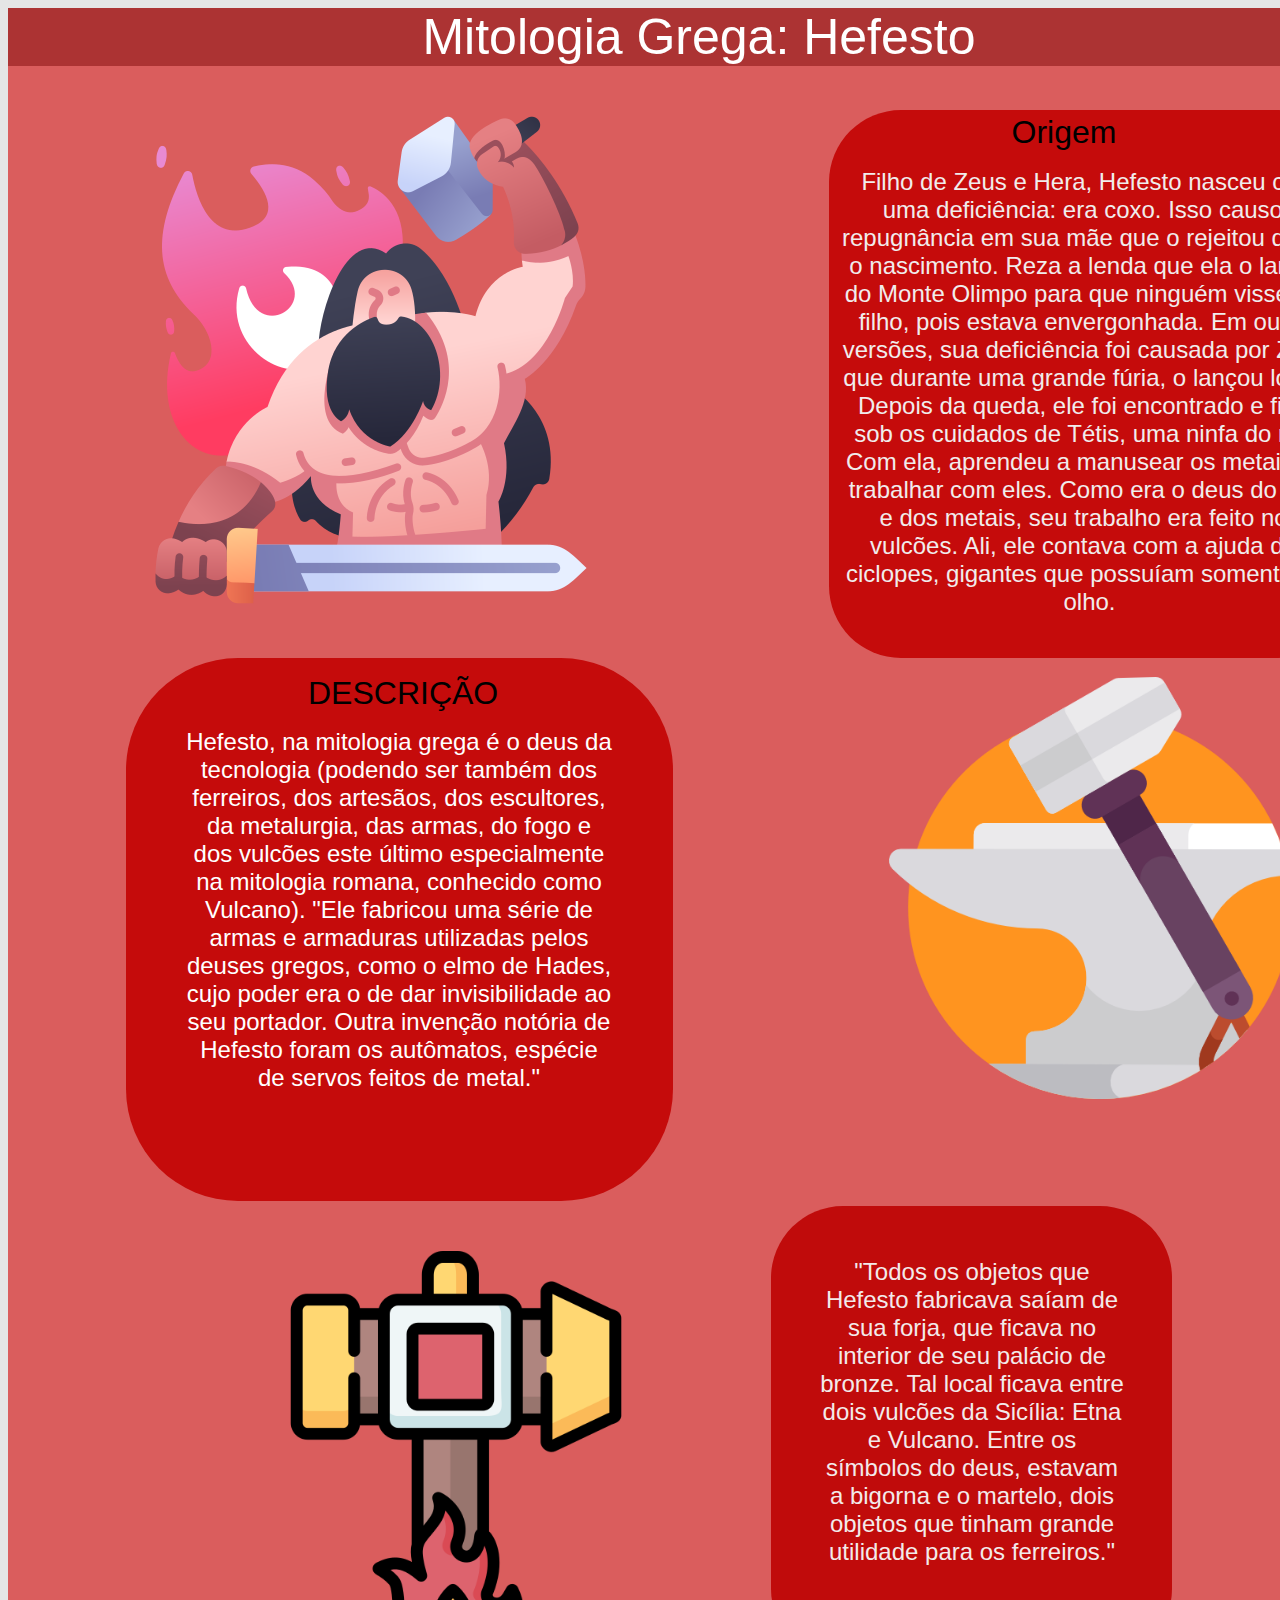
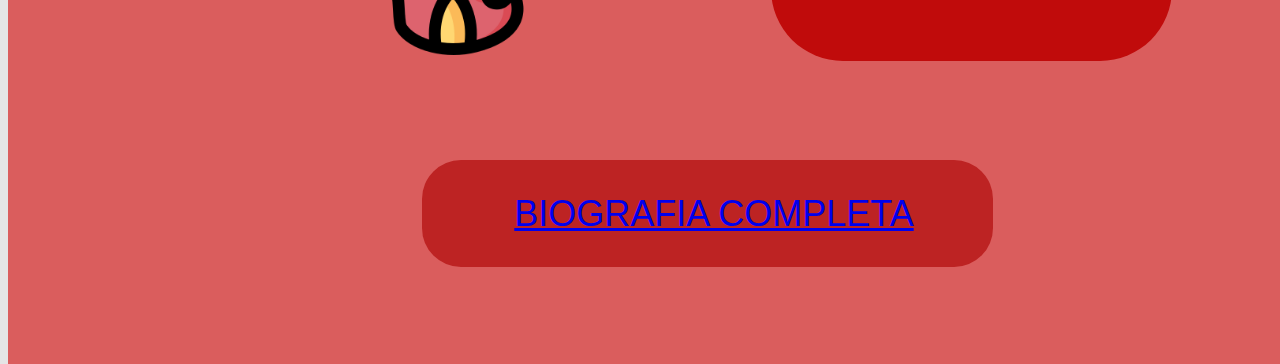
<file: index.html>
<!DOCTYPE html>
<html lang="en">
<head>
  <meta charset="UTF-8">
  <meta name="viewport" content="width=device-width, initial-scale=1.0">
  <title>Document</title>
</head>
<body>
  <link rel="stylesheet" href="estilo.css">
  <style>
    body {
      background: #E5E5E5;
    }
  </style>

</head>

<body>
  <div class=A>
    <div class="B"></div><span class="C">DETALHES
    </span>
    <div class="D"></div>
    <div class="E"></div>
    <div class="F"></div><span class="G">Mitologia Grega: Hefesto</span>
      <div class="I"></div><span class="I2">Filho de Zeus e Hera, Hefesto nasceu com uma deficiência: era coxo.
        Isso causou repugnância em sua mãe que o rejeitou desde o nascimento. Reza a lenda que ela o lançou do Monte Olimpo
        para que ninguém visse seu filho, pois estava envergonhada. Em outras versões, sua deficiência foi causada por Zeus,
        que durante uma grande fúria, o lançou longe. Depois da queda, ele foi encontrado e ficou sob os cuidados de Tétis,
        uma ninfa do mar. Com ela, aprendeu a manusear os metais e a trabalhar com eles. Como era o deus do fogo e dos
        metais, seu trabalho era feito nos vulcões. Ali, ele contava com a ajuda dos ciclopes, gigantes que possuíam somente
        um olho.</span>
    <div class="J"></div><span class="K">Hefesto, na mitologia grega é o deus da tecnologia (podendo ser
      também dos ferreiros, dos artesãos, dos escultores, da metalurgia, das armas, do fogo e dos vulcões este último
      especialmente na mitologia romana, conhecido como
      Vulcano).
      "Ele fabricou uma série de armas e armaduras utilizadas pelos deuses gregos, como o elmo de Hades, cujo poder era
      o de dar invisibilidade ao seu portador. Outra invenção notória de Hefesto foram os autômatos, espécie de servos
      feitos de metal."</span>
    <div class="L"></div>
    <div class="M"></div><span class="N">"Todos os objetos que Hefesto fabricava saíam de sua forja, que
      ficava no interior de seu palácio de bronze. Tal local ficava entre dois vulcões da Sicília: Etna e Vulcano. Entre
      os símbolos do deus, estavam a bigorna e o martelo, dois objetos que tinham grande utilidade para os
      ferreiros."</span><span class="T">Origem</span><span class="U">DESCRIÇÃO</span>
    <div class="V"></div><span class="W"><a href="Segunda pagina/fi.html">BIOGRAFIA COMPLETA</a>
    </span>
  </div>
</body>

</html>
</body>
</html>
</file>
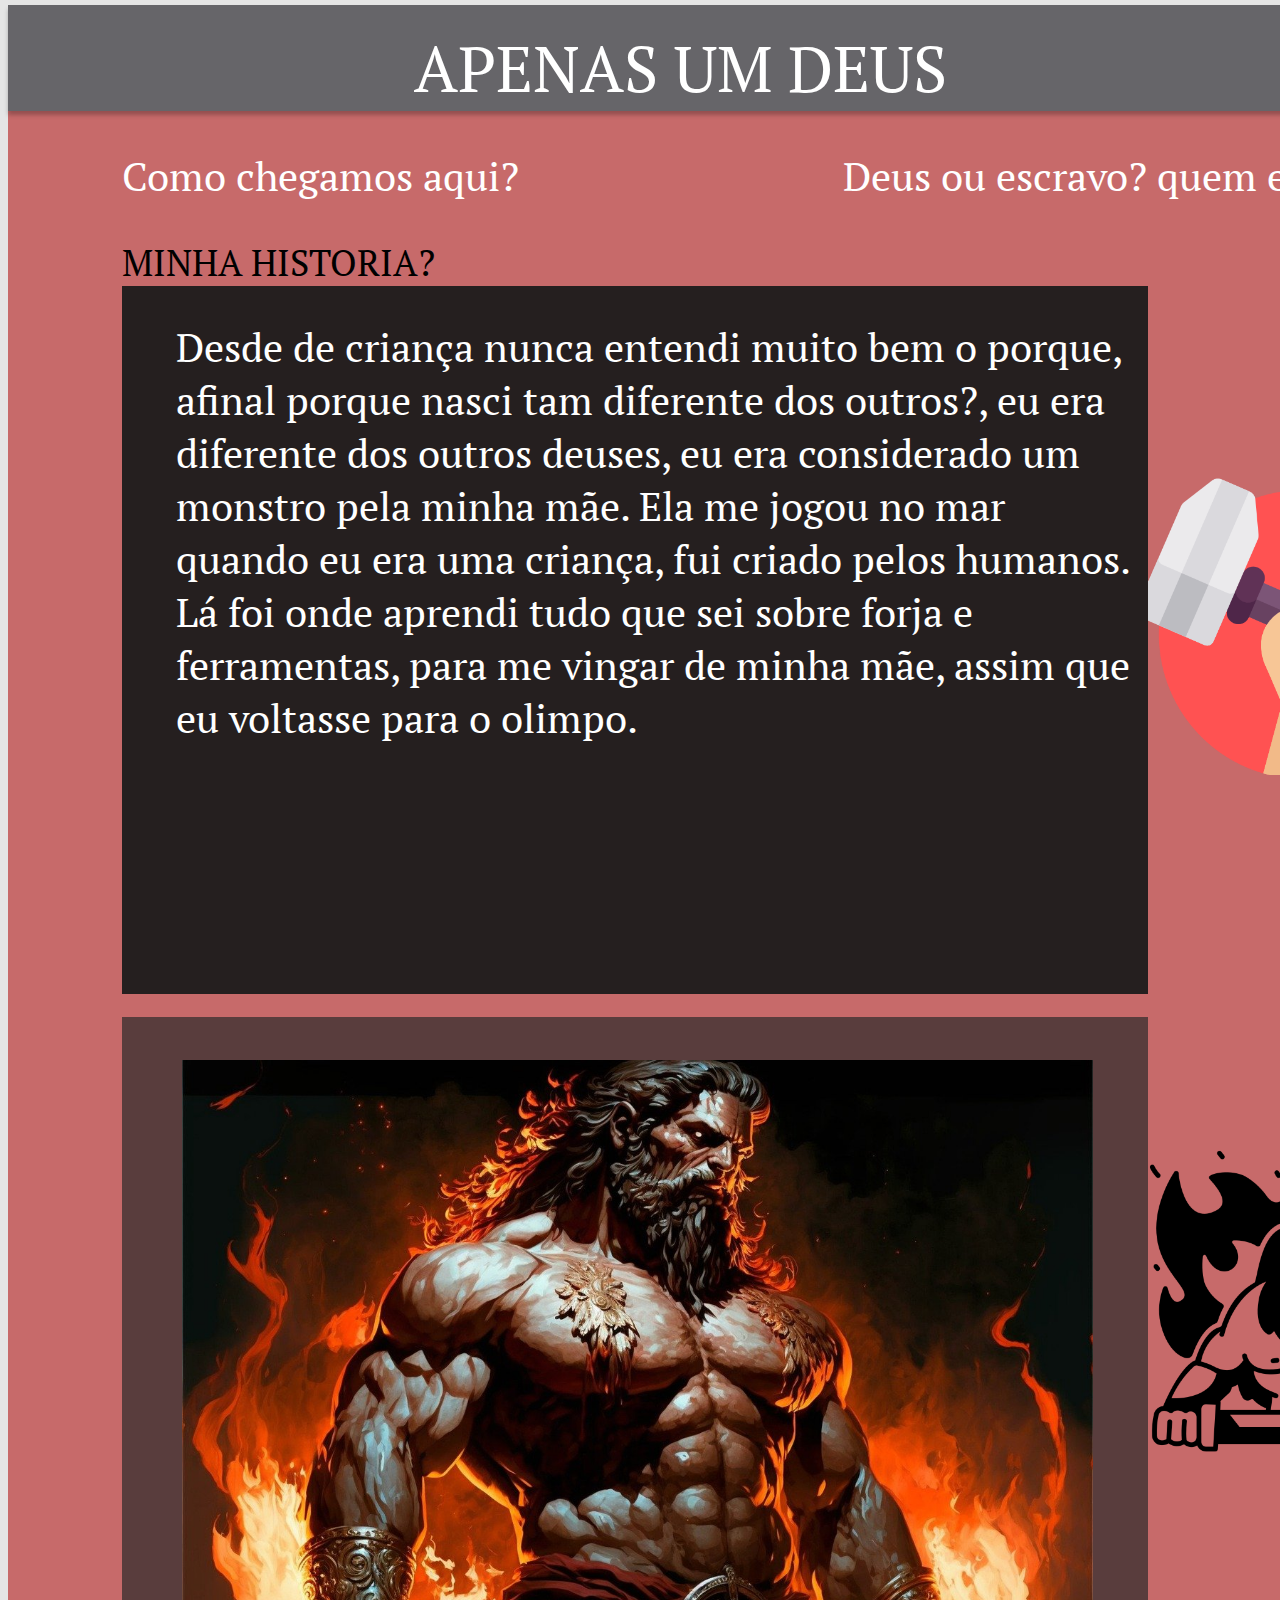
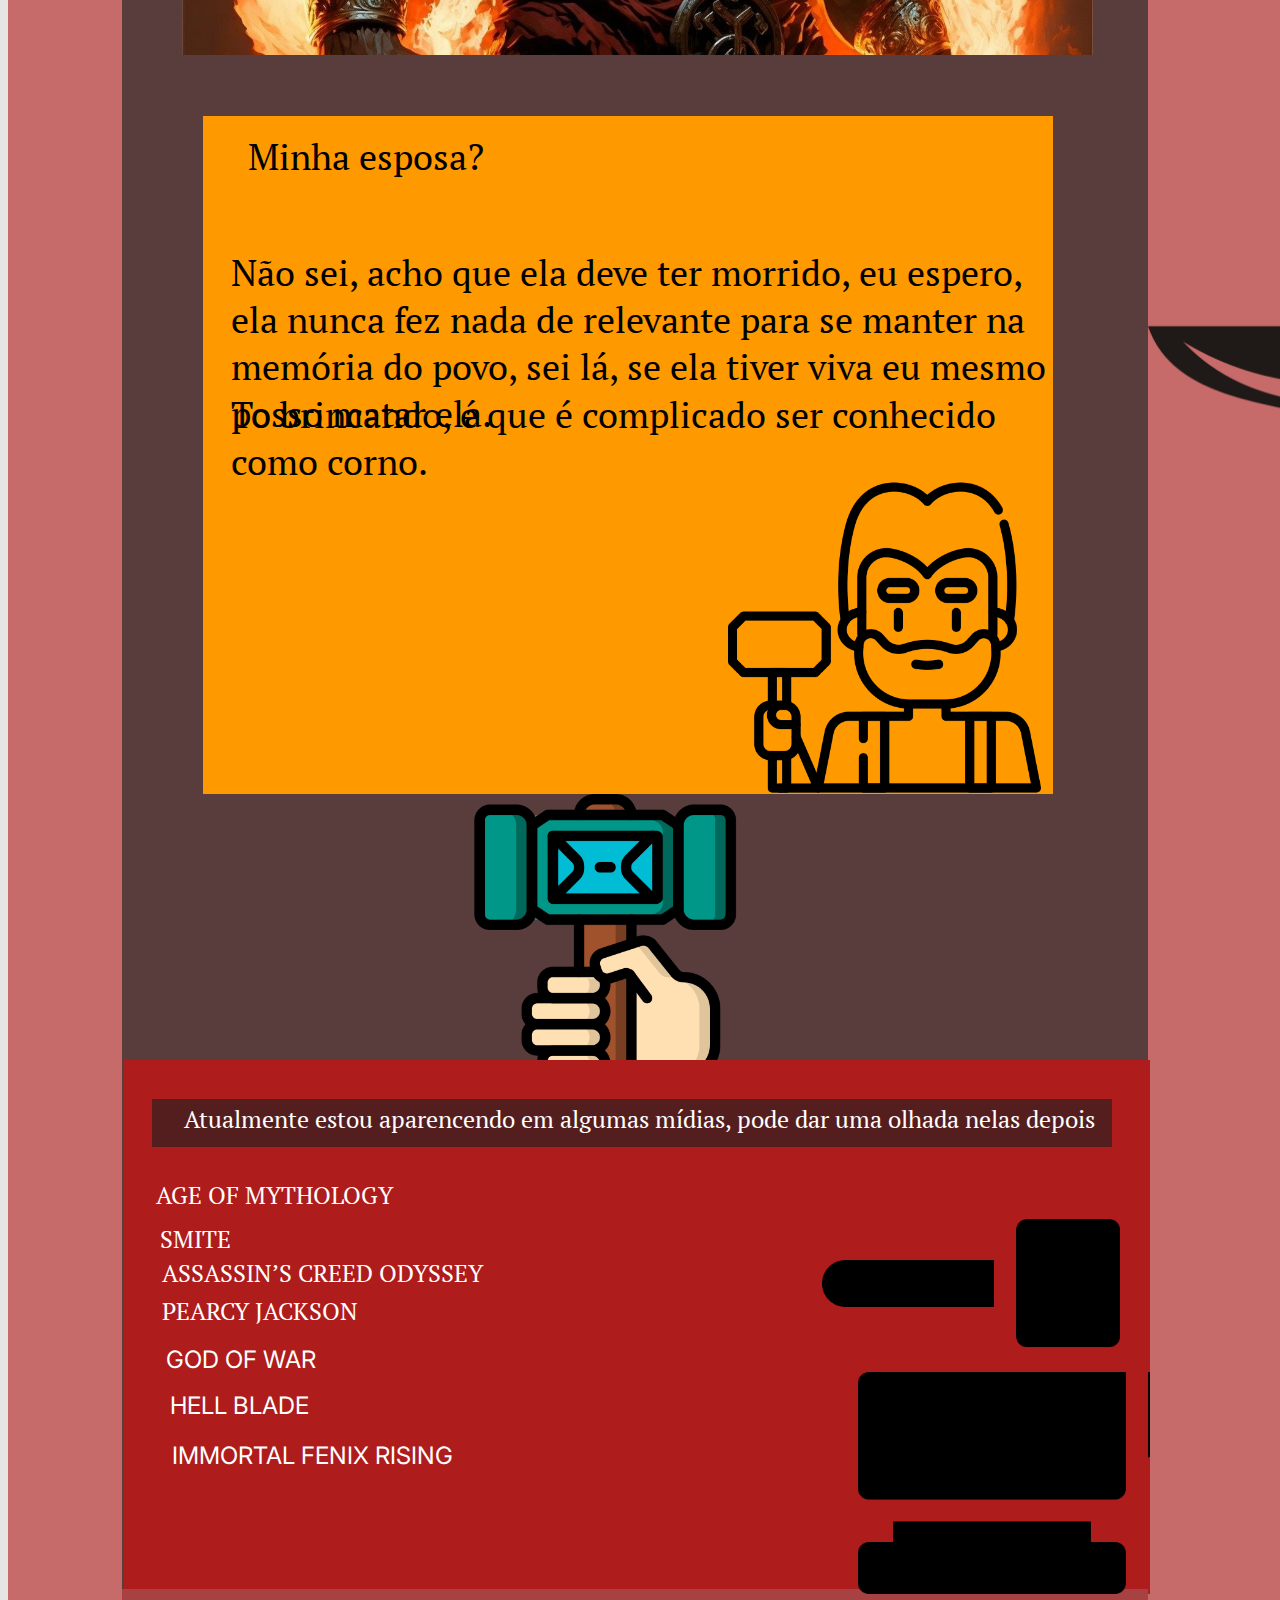
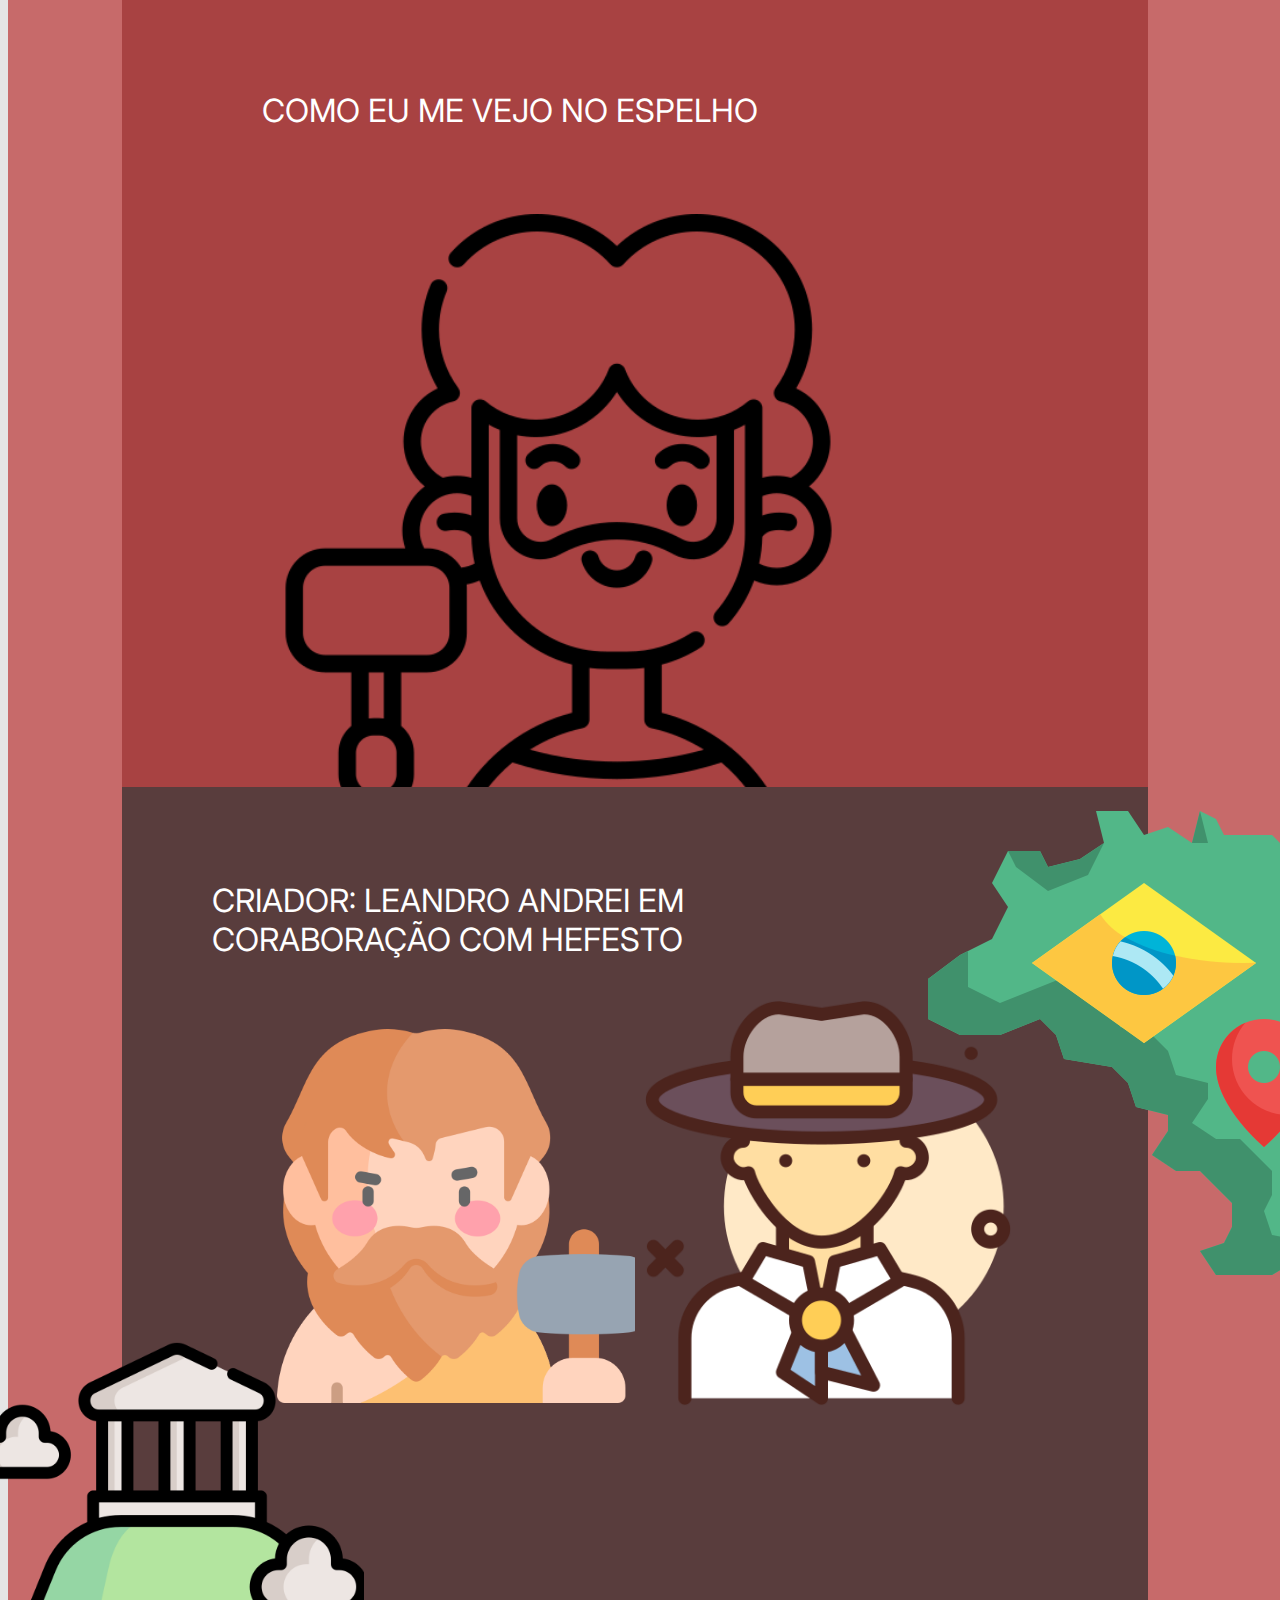
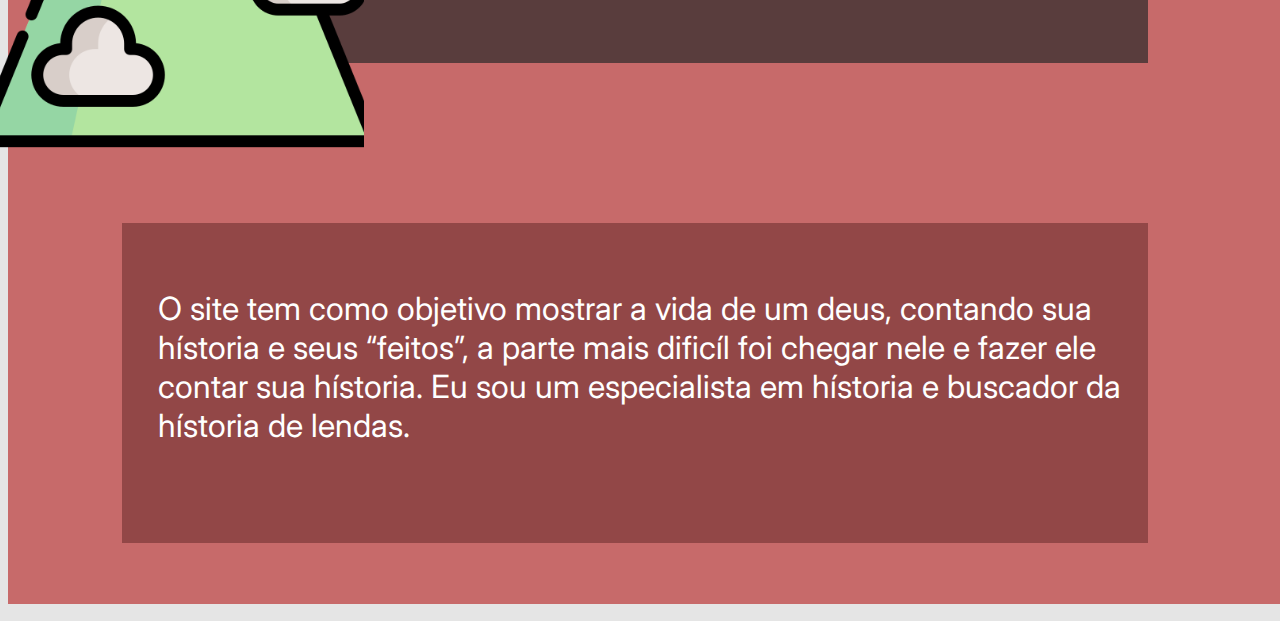
<file: Segunda pagina/fi.html>
<html lang="en">

<head>
  <meta charset="utf-8">

  <title>Html Generated</title>
  <meta name="description" content="Figma htmlGenerator">
  <meta name="author" content="htmlGenerator">
  <link href="https://fonts.googleapis.com/css?family=PT+Serif&display=swap" rel="stylesheet">
  <link href="https://fonts.googleapis.com/css?family=Inter&display=swap" rel="stylesheet">

  <link rel="stylesheet" href="styles.css">

  <style>
    /*
                Figma Background for illustrative/preview purposes only.
                You can remove this style tag with no consequence
              */
    body {
      background: #E5E5E5;
    }
  </style>

</head>

<body>
  <div class=e0_3>
    <div class="e2_3"></div><span class="e3_5">APENAS UM DEUS</span><span class="e2_21">Como chegamos aqui?</span><span
      class="e2_22">Deus ou escravo? quem eu sou?</span><span class="e2_26">MINHA HISTORIA? </span>
    <div class="e104_7"></div>
    <div class="e104_8"></div>
    <div class="e105_10"></div>
    <div class="e105_14"></div>
    <div class="e107_3"></div>
    <div class="e107_4"></div><span class="e107_5">Atualmente estou aparencendo em algumas mídias, pode dar uma olhada
      nelas depois</span><span class="e107_6">AGE OF MYTHOLOGY</span><span class="e107_7">SMITE</span><span
      class="e107_8">ASSASSIN’S CREED ODYSSEY</span><span class="e107_9">PEARCY JACKSON</span><span class="e108_3">GOD
      OF WAR</span><span class="e108_4">HELL BLADE</span><span class="e108_5">IMMORTAL FENIX RISING</span><span
      class="e108_7">Minha esposa?</span><span class="e108_8">Não sei, acho que ela deve ter morrido, eu espero,
      ela nunca fez nada de relevante para se manter na
      memória do povo, sei lá, se ela tiver viva eu mesmo
      posso matar ela.</span><span class="e108_11">To brincando, é que é complicado ser conhecido
      como corno.</span>
    <div class="e110_2"></div><span class="e112_2">COMO EU ME VEJO NO ESPELHO</span>
    <div class="e112_3"></div>
    <div class="e113_5"></div>
    <div class="e113_6"></div>
    <div class="e113_7"></div>
    <div class="e113_8"></div>
    <div class="e113_9"></div>
    <div class="e113_10"></div><span class="e113_11">CRIADOR: LEANDRO ANDREI
      EM CORABORAÇÃO COM HEFESTO</span>
    <div class="e113_12"></div>
    <div class="e113_13"></div>
    <div class="e113_14"></div>
    <div class="e113_15"></div>
    <div class="e113_16"></div><span class="e113_17">O site tem como objetivo mostrar a vida de um deus, contando
      sua hístoria e seus “feitos”, a parte mais dificíl foi chegar nele e
      fazer ele contar sua hístoria.
      Eu sou um especialista em hístoria e buscador da hístoria de
      lendas.</span>
    <div class="e117_2"></div><span class="e117_4">Desde de criança nunca entendi muito bem o porque, afinal porque
      nasci tam diferente dos outros?, eu era diferente dos outros deuses, eu era considerado um monstro pela minha mãe.
      Ela me jogou no mar quando eu era uma criança, fui criado pelos humanos.
      Lá foi onde aprendi tudo que sei sobre forja e ferramentas, para me vingar de minha mãe, assim que eu voltasse
      para o olimpo.</span>
  </div>
</body>

</html>
</file>
<file: estilo.css>
.Z {
	overflow: hidden;
}

.A {
	background-color: rgb(180, 33, 33);
	width: 1391px;
	height: 1940px;
	position: absolute;
}

.B {
	background-color: rgb(218, 93, 93);
	width: 1393px;
	height: 1947px;
	position: absolute;
	left: 0px;
	top: 9px;
}

.C {
	color: rgba(0, 0, 0, 1);
	width: 185px;
	height: 29px;
	position: absolute;
	left: 871px;
	top: 1234px;
	font-family: Impact, Haettenschweiler, 'Arial Narrow Bold', sans-serif;
	text-align: center;
	font-size: 32px;
	letter-spacing: 0;
}

.D {
	width: 422px;
	height: 422px;
	position: absolute;
	left: 871px;
	top: 669px;
	border-top-left-radius: 70px;
	border-top-right-radius: 70px;
	border-bottom-left-radius: 70px;
	border-bottom-right-radius: 70px;
	background-image: url(images/hefesto_1.png);
	background-repeat: no-repeat;
	background-size: cover;
}

.E {
	width: 512px;
	height: 512px;
	position: absolute;
	left: 107px;
	top: 96px;
	background-image: url(images/hefesto_1__1.png);
	background-repeat: no-repeat;
	background-size: cover;
}

.F {
	background-color: rgb(172, 51, 51);
	width: 1391px;
	height: 58px;
	position: absolute;
	left: 0px;
	top: 0px;
}

.G { 
	color:rgba(255, 255, 255, 1);
	width:600px;
	height:58px;
	position:absolute;
	left:391px;
	top:0px;
	font-family:Impact, Haettenschweiler, 'Arial Narrow Bold', sans-serif;
	text-align:center;
	font-size:50px;
	letter-spacing:0;
	 }

.H {
	color: rgba(255, 255, 255, 1);
	width: 501px;
	height: 496px;
	position: absolute;
	left: 806px;
	top: 141px;
	font-family: Impact, Haettenschweiler, 'Arial Narrow Bold', sans-serif;
	text-align: center;
	font-size: 24px;
	letter-spacing: 0;
}

.I { 
	background-color:rgb(197, 11, 11);
	width:521px;
	height:548px;
	position: absolute;
	left: 821px;
	top: 102px;
	border-top-left-radius:72px;
	border-top-right-radius:72px;
	border-bottom-left-radius:72px;
	border-bottom-right-radius:72px;
}
.I2 { 
	color:rgb(241, 236, 236);
	width:501px;
	height:496px;
	position:absolute;
	left:831px;
	top: 160px;
	font-family:Impact, Haettenschweiler, 'Arial Narrow Bold', sans-serif;
	text-align:center;
	font-size:24px;
	letter-spacing:0;
	}

.J {
	background-color: rgb(197, 11, 11);
	width: 547px;
	height: 543px;
	position: absolute;
	left: 118px;
	top: 650px;
	border-radius: 112px;
}

.K {
	color: rgba(255, 255, 255, 1);
	width: 428px;
	height: 437px;
	position: absolute;
	left: 177px;
	top: 720px;
	font-family: Impact, Haettenschweiler, 'Arial Narrow Bold', sans-serif;
	text-align: center;
	font-size: 24px;
	letter-spacing: 0;
}

.L {
	width: 373px;
	height: 404px;
	position: absolute;
	left: 246px;
	top: 1243px;
	border-top-left-radius: 50px;
	border-top-right-radius: 50px;
	border-bottom-left-radius: 50px;
	border-bottom-right-radius: 50px;
	background-image: url(images/hefesto_2__1.png);
	background-repeat: no-repeat;
	background-size: cover;
}

.M {
	background-color: rgb(192, 11, 11);
	width: 401px;
	height: 455px;
	position: absolute;
	left: 763px;
	top: 1198px;
	border-top-left-radius: 72px;
	border-top-right-radius: 72px;
	border-bottom-left-radius: 72px;
	border-bottom-right-radius: 72px;
}

.N {
	color: rgb(243, 234, 234);
	width: 310px;
	height: 355px;
	position: absolute;
	left: 809px;
	top: 1250px;
	font-family: Impact, Haettenschweiler, 'Arial Narrow Bold', sans-serif;
	text-align: center;
	font-size: 24px;
	letter-spacing: 0;
}

.T {
	color: rgba(0, 0, 0, 1);
	width: 140px;
	height: 30px;
	position: absolute;
	left: 986px;
	top: 106px;
	font-family: Impact, Haettenschweiler, 'Arial Narrow Bold', sans-serif;
	text-align: center;
	font-size: 32px;
	letter-spacing: 0;
}

.U {
	color: rgba(0, 0, 0, 1);
	width: 183px;
	height: 39px;
	position: absolute;
	left: 300px;
	top: 667px;
	font-family: Impact, Haettenschweiler, 'Arial Narrow Bold', sans-serif;
	text-align: center;
	font-size: 32px;
	letter-spacing: 0;
}

.V {
	background-color: rgb(189, 35, 35);
	width: 571px;
	height: 107px;
	position: absolute;
	left: 414px;
	top: 1752px;
	border-top-left-radius: 39px;
	border-top-right-radius: 39px;
	border-bottom-left-radius: 39px;
	border-bottom-right-radius: 39px;
}

.W {
	color: rgba(0, 0, 0, 1);
	width: 438px;
	height: 41px;
	position: absolute;
	left: 487px;
	top: 1785px;
	font-family: Impact, Haettenschweiler, 'Arial Narrow Bold', sans-serif;
	text-align: center;
	font-size: 36px;
	letter-spacing: 0;
}
</file>
<file: Segunda pagina/styles.css>
.i0_3 {
	overflow: hidden;
}

.e0_3 {
	background-color: rgba(198.68749290704727, 105.96666947007179, 105.96666947007179, 1);
	width: 1440px;
	height: 5396px;
	position: absolute;
}

.e2_3 {
	box-shadow: 0px 4px 4px rgba(0, 0, 0, 0.25);
	background-color: rgba(101.68123662471771, 100.80468446016312, 105.18749848008156, 1);
	width: 1440px;
	height: 106px;
	position: absolute;
	left: 0px;
	top: -3px;
}

.a2_3 {
	border: 1px solid rgba(0, 0, 0, 1);
}

.e3_5 {
	color: rgba(255, 255, 255, 1);
	width: 534px;
	height: 85px;
	position: absolute;
	left: 406px;
	top: 18px;
	font-family: PT Serif;
	text-align: left;
	font-size: 64px;
	letter-spacing: 0;
}

.e2_21 {
	color: rgba(255, 255, 255, 1);
	width: 537px;
	height: 53px;
	position: absolute;
	left: 114px;
	top: 141px;
	font-family: PT Serif;
	text-align: left;
	font-size: 40px;
	letter-spacing: 0;
}

.e2_22 {
	color: rgba(255, 255, 255, 1);
	width: 605px;
	height: 67px;
	position: absolute;
	left: 835px;
	top: 141px;
	font-family: PT Serif;
	text-align: left;
	font-size: 40px;
	letter-spacing: 0;
}

.e2_26 {
	color: rgba(0, 0, 0, 1);
	width: 333px;
	height: 47px;
	position: absolute;
	left: 114px;
	top: 231px;
	font-family: PT Serif;
	text-align: left;
	font-size: 36px;
	letter-spacing: 0;
}

.e104_7 {
	background-color: rgba(89.24999848008156, 61.35937348008156, 61.35937348008156, 1);
	width: 1026px;
	height: 3846px;
	position: absolute;
	left: 114px;
	top: 1009px;
}

.e104_8 {
	background-color: rgba(200.81250607967377, 37.65234299004078, 37.65234299004078, 1);
	width: 911px;
	height: 595px;
	position: absolute;
	left: 174px;
	top: 1052px;
}

.e105_10 {
	width: 911px;
	height: 595px;
	position: absolute;
	left: 174px;
	top: 1052px;
	background-image: url(images/hephaestus_7683486_1280_1.png);
	background-repeat: no-repeat;
	background-size: cover;
}

.e105_14 {
	background-color: rgba(255, 153.00000607967377, 0, 1);
	width: 850px;
	height: 678px;
	position: absolute;
	left: 195px;
	top: 1708px;
}

.e107_3 {
	background-color: rgba(175.3125, 27.75781262665987, 27.75781262665987, 1);
	width: 1026px;
	height: 534px;
	position: absolute;
	left: 116px;
	top: 2652px;
}

.e107_4 {
	background-color: rgba(85.0000025331974, 30.104165822267532, 30.104165822267532, 1);
	width: 960px;
	height: 48px;
	position: absolute;
	left: 144px;
	top: 2691px;
}

.e107_5 {
	color: rgba(255, 255, 255, 1);
	width: 915px;
	height: 32px;
	position: absolute;
	left: 176px;
	top: 2695px;
	font-family: PT Serif;
	text-align: left;
	font-size: 24px;
	letter-spacing: 0;
}

.e107_6 {
	color: rgba(255, 255, 255, 1);
	width: 237px;
	height: 32px;
	position: absolute;
	left: 148px;
	top: 2771px;
	font-family: PT Serif;
	text-align: left;
	font-size: 24px;
	letter-spacing: 0;
}

.e107_7 {
	color: rgba(255, 255, 255, 1);
	width: 71px;
	height: 32px;
	position: absolute;
	left: 152px;
	top: 2815px;
	font-family: PT Serif;
	text-align: left;
	font-size: 24px;
	letter-spacing: 0;
}

.e107_8 {
	color: rgba(255, 255, 255, 1);
	width: 322px;
	height: 32px;
	position: absolute;
	left: 154px;
	top: 2849px;
	font-family: PT Serif;
	text-align: left;
	font-size: 24px;
	letter-spacing: 0;
}

.e107_9 {
	color: rgba(255, 255, 255, 1);
	width: 198px;
	height: 32px;
	position: absolute;
	left: 154px;
	top: 2887px;
	font-family: PT Serif;
	text-align: left;
	font-size: 24px;
	letter-spacing: 0;
}

.e108_3 {
	color: rgba(255, 255, 255, 1);
	width: 153px;
	height: 29px;
	position: absolute;
	left: 158px;
	top: 2937px;
	font-family: Inter;
	text-align: left;
	font-size: 24px;
	letter-spacing: 0;
}

.e108_4 {
	color: rgba(255, 255, 255, 1);
	width: 144px;
	height: 29px;
	position: absolute;
	left: 162px;
	top: 2983px;
	font-family: Inter;
	text-align: left;
	font-size: 24px;
	letter-spacing: 0;
}

.e108_5 {
	color: rgba(255, 255, 255, 1);
	width: 287px;
	height: 29px;
	position: absolute;
	left: 164px;
	top: 3033px;
	font-family: Inter;
	text-align: left;
	font-size: 24px;
	letter-spacing: 0;
}

.e108_7 {
	color: rgba(0, 0, 0, 1);
	width: 237px;
	height: 48px;
	position: absolute;
	left: 240px;
	top: 1725px;
	font-family: PT Serif;
	text-align: left;
	font-size: 36px;
	letter-spacing: 0;
}

.e108_8 {
	color: rgba(0, 0, 0, 1);
	width: 839px;
	height: 112px;
	position: absolute;
	left: 223px;
	top: 1841px;
	font-family: PT Serif;
	text-align: left;
	font-size: 36px;
	letter-spacing: 0;
}

.e108_11 {
	color: rgba(0, 0, 0, 1);
	width: 794px;
	height: 106px;
	position: absolute;
	left: 223px;
	top: 1983px;
	font-family: PT Serif;
	text-align: left;
	font-size: 36px;
	letter-spacing: 0;
}

.e110_2 {
	background-color: rgba(167.87500709295273, 66.45052269101143, 66.45052269101143, 1);
	width: 1026px;
	height: 798px;
	position: absolute;
	left: 114px;
	top: 3181px;
}

.e112_2 {
	color: rgba(255, 255, 255, 1);
	width: 512px;
	height: 39px;
	position: absolute;
	left: 254px;
	top: 3283px;
	font-family: Inter;
	text-align: left;
	font-size: 32px;
	letter-spacing: 0;
}

.e112_3 {
	width: 595px;
	height: 573px;
	position: absolute;
	left: 253px;
	top: 3406px;
	background-image: url(images/hefesto_1.png);
	background-repeat: no-repeat;
	background-size: cover;
}

.e113_5 {
	width: 312px;
	height: 302px;
	position: absolute;
	left: 1128px;
	top: 465px;
	background-image: url(images/hefesto_3__1.png);
	background-repeat: no-repeat;
	background-size: cover;
}

.e113_6 {
	width: 320px;
	height: 318px;
	position: absolute;
	left: 1120px;
	top: 1129px;
	background-image: url(images/hefesto_2__1.png);
	background-repeat: no-repeat;
	background-size: cover;
}

.e113_7 {
	width: 311px;
	height: 602px;
	position: absolute;
	left: 1140px;
	top: 1568px;
	background-image: url(images/anvil_g076d6e979_1280_1.png);
	background-repeat: no-repeat;
	background-size: cover;
}

.e113_8 {
	width: 313px;
	height: 313px;
	position: absolute;
	left: 720px;
	top: 2073px;
	background-image: url(images/hefesto_4__1.png);
	background-repeat: no-repeat;
	background-size: cover;
}

.e113_9 {
	width: 328px;
	height: 375px;
	position: absolute;
	left: 814px;
	top: 2811px;
	background-image: url(images/hefesto_6__1.png);
	background-repeat: no-repeat;
	background-size: cover;
}

.e113_10 {
	width: 314px;
	height: 266px;
	position: absolute;
	left: 440px;
	top: 2386px;
	background-image: url(images/hefesto_5__1.png);
	background-repeat: no-repeat;
	background-size: cover;
}

.e113_11 {
	color: rgba(255, 255, 255, 1);
	width: 540px;
	height: 78px;
	position: absolute;
	left: 204px;
	top: 4073px;
	font-family: Inter;
	text-align: left;
	font-size: 32px;
	letter-spacing: 0;
}

.e113_12 {
	width: 358px;
	height: 374px;
	position: absolute;
	left: 269px;
	top: 4221px;
	background-image: url(images/hefesto_7__1.png);
	background-repeat: no-repeat;
	background-size: cover;
}

.e113_13 {
	width: 480px;
	height: 488px;
	position: absolute;
	left: 576px;
	top: 4151px;
	background-image: url(images/homem_1.png);
	background-repeat: no-repeat;
	background-size: cover;
}

.e113_14 {
	width: 390px;
	height: 406px;
	position: absolute;
	left: -34px;
	top: 4534px;
	background-image: url(images/olimpo_1.png);
	background-repeat: no-repeat;
	background-size: cover;
}

.e113_15 {
	width: 512px;
	height: 512px;
	position: absolute;
	left: 896px;
	top: 3979px;
	background-image: url(images/brasil_1.png);
	background-repeat: no-repeat;
	background-size: cover;
}

.e113_16 {
	background-color: rgba(145.56249797344208, 70.96171662211418, 70.96171662211418, 1);
	width: 1026px;
	height: 320px;
	position: absolute;
	left: 114px;
	top: 5015px;
}

.e113_17 {
	color: rgba(255, 255, 255, 1);
	width: 974px;
	height: 332px;
	position: absolute;
	left: 150px;
	top: 5081px;
	font-family: Inter;
	text-align: left;
	font-size: 32px;
	letter-spacing: 0;
}

.e117_2 {
	background-color: rgba(37.1874987334013, 30.524738654494286, 30.524738654494286, 1);
	width: 1026px;
	height: 708px;
	position: absolute;
	left: 114px;
	top: 278px;
}

.e117_4 {
	color: rgba(255, 255, 255, 1);
	width: 955px;
	height: 790px;
	position: absolute;
	left: 168px;
	top: 312px;
	font-family: PT Serif;
	text-align: left;
	font-size: 40px;
	letter-spacing: 0;
}
</file>
